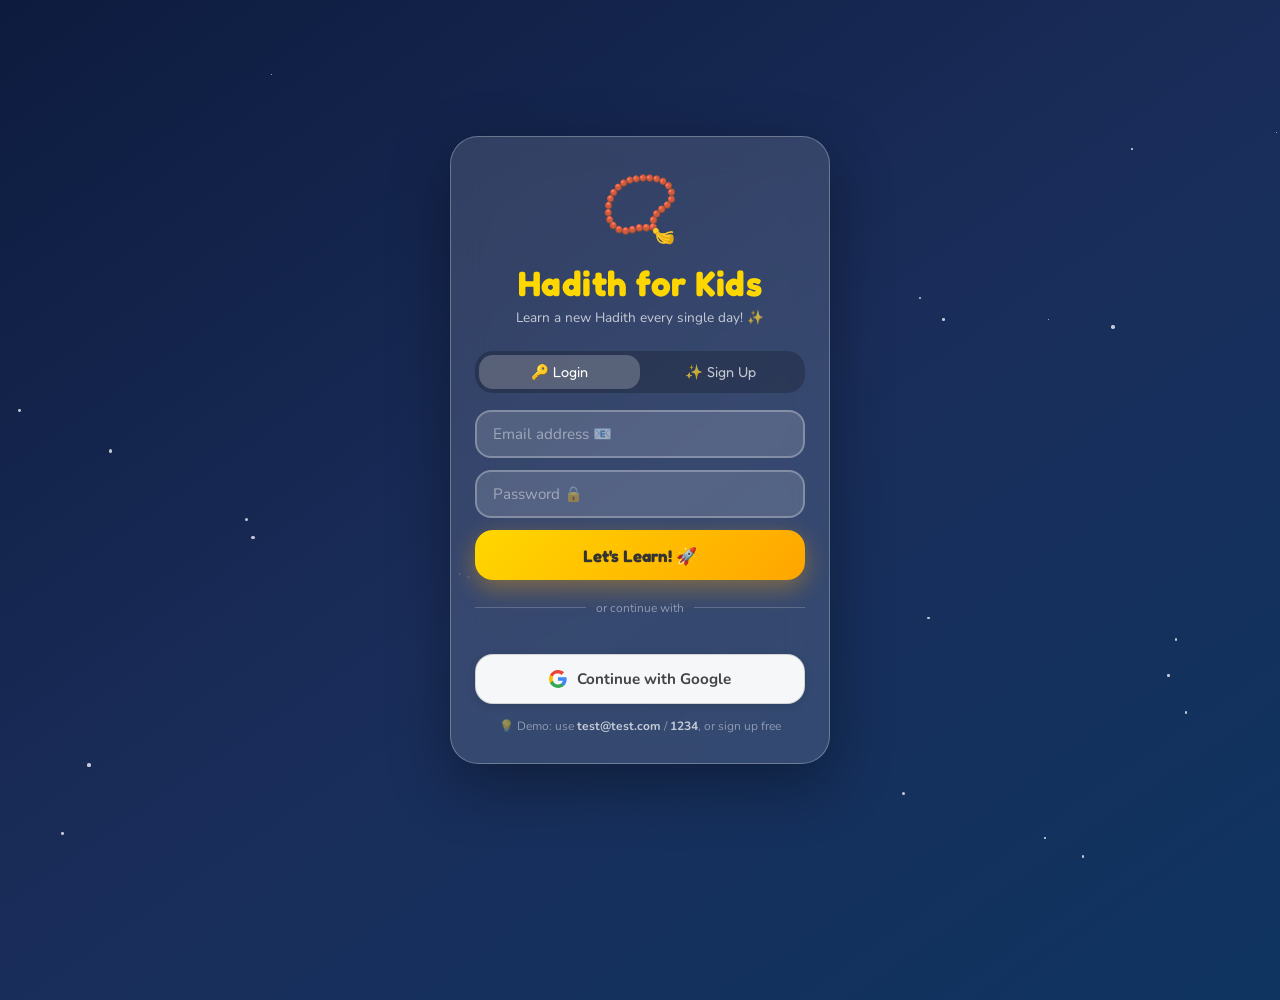
<file: index.html>
<!DOCTYPE html>
<html lang="en">
<head>
  <link rel="manifest" href="manifest.json">
  <meta name="theme-color" content="#0d1b3e">
  <meta charset="UTF-8" />
  <meta name="viewport" content="width=device-width, initial-scale=1.0" />
  <meta name="description" content="Hadith for Kids – Learn a new authentic Hadith every single day with quizzes, streaks, and badges!" />
  <title>Hadith for Kids</title>

  <!-- Google Fonts -->
  <link rel="preconnect" href="https://fonts.googleapis.com" />
  <link href="https://fonts.googleapis.com/css2?family=Fredoka+One&family=Nunito:wght@400;600;700;800&family=Amiri:wght@400;700&display=swap" rel="stylesheet" />

  <!-- Google Sign-In (GSI) -->
  <script src="https://accounts.google.com/gsi/client" async defer></script>

  <!-- App Styles -->
  <link rel="stylesheet" href="css/style.css" />

  <link rel="icon" href="data:image/svg+xml,<svg xmlns='http://www.w3.org/2000/svg' viewBox='0 0 100 100'><text y='.9em' font-size='90'>📿</text></svg>" />

</head>
<body>

  <!-- Stars background -->
  <div id="stars-bg" aria-hidden="true"></div>

  <!-- App wrapper -->
  <div id="app">

    <!-- ===== AUTH SCREEN ===== -->
    <section id="auth-screen" class="screen active">
      <div class="auth-card card-glass slide-up">
        <div class="auth-hero">
          <div class="auth-mascot">📿</div>
          <h1 class="auth-title">Hadith for Kids</h1>
          <p class="auth-sub">Learn a new Hadith every single day! ✨</p>
        </div>

        <!-- Tab toggle -->
        <div class="tab-toggle">
          <button class="tab-btn active" data-tab="login" onclick="switchTab('login')">🔑 Login</button>
          <button class="tab-btn" data-tab="signup" onclick="switchTab('signup')">✨ Sign Up</button>
        </div>

        <!-- Login form -->
        <div id="tab-login" class="tab-content active">
          <div class="form-group">
            <input type="email" id="login-email" class="input-field" placeholder="Email address 📧" autocomplete="email" />
          </div>
          <div class="form-group">
            <input type="password" id="login-password" class="input-field" placeholder="Password 🔒" autocomplete="current-password" />
          </div>
          <div id="login-error" class="error-msg hidden"></div>
          <button class="btn-primary" onclick="handleLogin()">Let's Learn! 🚀</button>
        </div>

        <!-- Sign up form -->
        <div id="tab-signup" class="tab-content hidden">
          <div class="form-group">
            <input type="text" id="signup-name" class="input-field" placeholder="Your name 😊" autocomplete="name" />
          </div>
          <div class="form-group">
            <input type="email" id="signup-email" class="input-field" placeholder="Email address 📧" autocomplete="email" />
          </div>
          <div class="form-group">
            <input type="password" id="signup-password" class="input-field" placeholder="Password 🔒" autocomplete="new-password" />
          </div>
          <div id="signup-error" class="error-msg hidden"></div>
          <button class="btn-primary" onclick="handleSignup()">Join the Journey! 🌟</button>
        </div>

        <!-- Google Sign-In -->
        <div class="divider"><span>or continue with</span></div>
        <div id="google-btn-container">
          <!-- Google One-Tap / button rendered here by GSI -->
          <div id="g_id_onload"
            data-client_id="394520757016-uearmb25qd6ofsj2ohbb96k57uudibam.apps.googleusercontent.com"
            data-context="signin"
            data-ux_mode="popup"
            data-callback="handleGoogleCredential"
            data-auto_prompt="false"
            data-itp_support="true">
          </div>
          <div id="google-btn-container"></div>
          <!-- Fallback button — hidden automatically once GSI renders its iframe -->
          <button class="btn-google" id="google-fallback-btn" onclick="handleGoogleFallback()">
            <svg width="18" height="18" viewBox="0 0 18 18" fill="none" xmlns="http://www.w3.org/2000/svg" aria-hidden="true">
              <path d="M17.64 9.2c0-.637-.057-1.251-.164-1.84H9v3.481h4.844c-.209 1.125-.843 2.078-1.796 2.717v2.258h2.908C16.658 14.196 17.64 11.9 17.64 9.2z" fill="#4285F4"/>
              <path d="M9 18c2.43 0 4.467-.806 5.956-2.18l-2.909-2.259c-.806.54-1.837.86-3.047.86-2.344 0-4.328-1.584-5.036-3.711H.957v2.332C2.438 15.983 5.482 18 9 18z" fill="#34A853"/>
              <path d="M3.964 10.71A5.41 5.41 0 0 1 3.682 9c0-.593.102-1.17.282-1.71V4.958H.957A8.996 8.996 0 0 0 0 9c0 1.452.348 2.827.957 4.042l3.007-2.332z" fill="#FBBC05"/>
              <path d="M9 3.58c1.321 0 2.508.454 3.44 1.345l2.582-2.58C13.463.891 11.426 0 9 0 5.482 0 2.438 2.017.957 4.958L3.964 6.29C4.672 4.163 6.656 3.58 9 3.58z" fill="#EA4335"/>
            </svg>
            Continue with Google
          </button>
        </div>

        <p class="demo-note">💡 Demo: use <strong>test@test.com</strong> / <strong>1234</strong>, or sign up free</p>
      </div>
    </section>

    <!-- ===== MAIN APP ===== -->
    <section id="main-screen" class="screen hidden">

      <!-- Header -->
      <header class="app-header">
        <div class="header-left">
          <span class="app-logo">📿</span>
          <div>
            <div class="app-name">Hadith Kids</div>
            <div id="header-date" class="header-date"></div>
          </div>
        </div>
        <div class="header-right">
          <div id="streak-pill" class="streak-pill hidden">🔥 <span id="streak-count">0</span></div>
          <div class="avatar" id="header-avatar" title="Profile"></div>
          <button class="btn-logout" onclick="handleLogout()" title="Logout">↩</button>
        </div>
      </header>

      <!-- Streak banner -->
      <div id="streak-banner" class="streak-banner hidden slide-up"></div>

      <!-- Content area -->
      <main id="content-area">

        <!-- ── HADITH VIEW ── -->
        <div id="view-hadith" class="view active">

          <!-- Hadith card -->
          <div id="hadith-card" class="card-glass hadith-card slide-up">
            <div class="hadith-badge-row">
              <span class="today-badge">📅 Today's Hadith</span>
              <span id="hadith-source-label" class="source-label"></span>
            </div>
            <div id="loading-state" class="loading-state">
              <div class="loader"></div>
              <p>Fetching today's Hadith…</p>
            </div>
            <div id="hadith-content" class="hidden">
              <div id="hadith-emoji" class="hadith-emoji"></div>
              <div id="hadith-arabic" class="hadith-arabic"></div>
              <div id="hadith-text" class="hadith-text hadith-text-preview"></div>
              <button class="btn-read-full" id="btn-read-full" onclick="openHadithModal()">📖 Read Full Hadith</button>
              <div id="hadith-explanation" class="hadith-explanation"></div>
            </div>
            <div id="quiz-result-banner" class="quiz-result hidden"></div>
            <div id="quiz-area" class="hidden"></div>
            <div class="action-row">
              <button class="btn-action" id="btn-listen" onclick="speakHadith()">🔊 Listen</button>
              <button class="btn-action btn-quiz" id="btn-quiz" onclick="showQuiz()">🧠 Quiz</button>
              <button class="btn-action btn-learned" id="btn-learned" onclick="markLearned()">📌 Mark Learned</button>
            </div>
          </div>

          <!-- More hadiths strip -->
          <div class="section-title">📚 Recent Hadiths</div>
          <div id="recent-hadiths" class="recent-list"></div>
        </div>

        <!-- ── DASHBOARD VIEW ── -->
        <div id="view-dashboard" class="view hidden">
          <div class="card-glass slide-up" style="margin-bottom:1.2rem">
            <div class="dash-profile">
              <div class="avatar avatar-lg" id="dash-avatar"></div>
              <div>
                <div id="dash-greeting" class="dash-name"></div>
                <div class="dash-sub">Keep up the amazing work! 🌟</div>
              </div>
            </div>
            <div class="stats-grid">
              <div class="stat-card">
                <div class="stat-val" id="stat-streak">0 🔥</div>
                <div class="stat-label">Day Streak</div>
              </div>
              <div class="stat-card">
                <div class="stat-val" id="stat-learned">0 📖</div>
                <div class="stat-label">Total Learned</div>
              </div>
              <div class="stat-card">
                <div class="stat-val" id="stat-badges">0 🏅</div>
                <div class="stat-label">Badges</div>
              </div>
            </div>
            <div id="next-badge-area"></div>
          </div>

          <div class="section-title">🏅 Your Badges</div>
          <div id="badges-grid" class="badges-grid"></div>

          <button class="btn-primary" style="margin-top:1rem" onclick="switchView('hadith')">
            📖 Learn Today's Hadith!
          </button>
        </div>

      </main>

      <!-- Bottom nav -->
      <nav class="bottom-nav">
        <button class="nav-btn active" data-view="hadith" onclick="switchView('hadith')">
          <span class="nav-icon">📖</span>
          <span class="nav-label">Today</span>
          <div class="nav-dot"></div>
        </button>
        <button class="nav-btn" data-view="dashboard" onclick="switchView('dashboard')">
          <span class="nav-icon">🏅</span>
          <span class="nav-label">Progress</span>
          <div class="nav-dot"></div>
        </button>
      </nav>
    </section>

  </div><!-- /#app -->

  <!-- ===== FULL HADITH MODAL ===== -->
  <div id="hadith-modal-overlay" class="modal-overlay hidden" onclick="closeHadithModal(event)">
    <div class="modal-box card-glass" role="dialog" aria-modal="true" aria-labelledby="modal-title">
      <div class="modal-header">
        <span id="modal-source" class="modal-source-label"></span>
        <button class="modal-close-btn" onclick="closeHadithModal()" aria-label="Close">✕</button>
      </div>
      <div class="modal-body">
        <div id="modal-emoji" class="hadith-emoji" style="font-size:2.5rem;margin-bottom:.5rem"></div>
        <div id="modal-arabic" class="hadith-arabic modal-arabic"></div>
        <div id="modal-text" class="modal-full-text"></div>
        <div id="modal-explanation" class="hadith-explanation" style="margin-top:.9rem"></div>
      </div>
    </div>
  </div>

  <!-- App JS modules -->
  <script src="data.js"></script>
  <script src="auth.js"></script>
  <script src="hadith.js"></script>
  <script src="app.js"></script>
  
  <!-- Hide fallback Google button the moment GSI injects its iframe -->
  <script>
    (function () {
      const fallback = document.getElementById('google-fallback-btn');
      const container = document.getElementById('google-btn-container');

      // Watch for GSI injecting its iframe into the container
      const observer = new MutationObserver(() => {
        if (container.querySelector('iframe')) {
          fallback.style.display = 'none';
          observer.disconnect();
        }
      });
      observer.observe(container, { childList: true, subtree: true });

      // Hard fallback: if GSI never fires within 3s, give up watching
      setTimeout(() => observer.disconnect(), 3000);
    })();
  </script>

</body>
</html>
</file>
<file: css/style.css>
/* ============================================================
   HADITH FOR KIDS — style.css
   Night-sky theme · glassmorphism · kid-friendly
   ============================================================ */

@import url('https://fonts.googleapis.com/css2?family=Fredoka+One&family=Nunito:wght@400;600;700;800&family=Amiri:wght@400;700&display=swap');

/* ---------- Reset & Root ---------- */
*, *::before, *::after { box-sizing: border-box; margin: 0; padding: 0; }

:root {
  --sky-1: #0d1b3e;
  --sky-2: #1a2d5a;
  --sky-3: #0f3460;
  --gold:  #FFD700;
  --gold2: #FFA500;
  --white: #ffffff;
  --glass-bg: rgba(255,255,255,0.13);
  --glass-border: rgba(255,255,255,0.28);
  --text-main: #ffffff;
  --text-muted: rgba(255,255,255,0.72);
  --text-dim:   rgba(255,255,255,0.45);
  --green: #4CAF50;
  --red:   #f44336;
  --radius-card: 26px;
  --radius-btn:  20px;
  --font-display: 'Fredoka One', cursive;
  --font-body:    'Nunito', sans-serif;
  --font-arabic:  'Amiri', serif;
}

html {
  font-size: 16px;
}

body {
  font-family: var(--font-body);
  background: linear-gradient(145deg, var(--sky-1) 0%, var(--sky-2) 50%, var(--sky-3) 100%);
  min-height: 100vh;
  min-height: 100dvh; /* respect dynamic viewport on mobile browsers */
  color: var(--text-main);
  overflow-x: hidden;
  -webkit-text-size-adjust: 100%; /* prevent iOS auto font-size boost */
  text-size-adjust: 100%;
  word-wrap: break-word;
  overflow-wrap: break-word;
}
* {
  -webkit-tap-highlight-color: transparent;
}
html, body {
  overflow-x: hidden;
}

/* ---------- Stars background ---------- */
#stars-bg {
  position: fixed; inset: 0; z-index: 0;
  pointer-events: none; overflow: hidden;
}
.star {
  position: absolute; border-radius: 50%;
  background: rgba(255,255,255,0.75);
  animation: twinkle var(--dur, 3s) var(--delay, 0s) ease-in-out infinite;
}
@keyframes twinkle {
  0%,100% { opacity:.25; transform:scale(1); }
  50%      { opacity:1;   transform:scale(1.6); }
}

/* ---------- Layout ---------- */
#app {
  position: relative; z-index: 1;
  max-width: 480px; margin: 0 auto;
  padding: 0 16px 84px;
  min-height: 100vh;
  min-height: 100dvh;
}

/* On tablet / desktop: allow slightly wider card and breathing room */
@media (min-width: 600px) {
  #app { max-width: 560px; padding: 0 24px 84px; }
}
@media (min-width: 900px) {
  #app { max-width: 640px; padding: 0 32px 100px; }
}

/* ---------- Screens ---------- */
.screen { width: 100%; }
.screen.hidden { display: none !important; }
.screen.active { display: block; }

/* ---------- Glass Card ---------- */
.card-glass {
  background: var(--glass-bg);
  backdrop-filter: blur(18px);
  -webkit-backdrop-filter: blur(18px);
  border: 1.5px solid var(--glass-border);
  border-radius: var(--radius-card);
  padding: 1.4rem 1.3rem;
}

/* ---------- Animations ---------- */
@keyframes slideUp {
  from { opacity:0; transform:translateY(28px); }
  to   { opacity:1; transform:translateY(0); }
}
@keyframes bounce {
  0%,100% { transform:translateY(0); }
  50%      { transform:translateY(-10px); }
}
@keyframes popIn {
  0%  { opacity:0; transform:scale(0.5) translateY(-16px); }
  70% { transform:scale(1.08) translateY(4px); }
  100%{ opacity:1; transform:scale(1) translateY(0); }
}
@keyframes spin {
  to { transform: rotate(360deg); }
}

.slide-up  { animation: slideUp .55s ease both; }
.pop-in    { animation: popIn  .5s  ease both; }

/* ============================================================
   AUTH SCREEN
   ============================================================ */
#auth-screen {
  display: flex;
  align-items: center;
  justify-content: center;
  min-height: 100vh;
  min-height: 100dvh;
  padding: 1.5rem 16px;
}
.auth-card {
  max-width: 380px; width: 100%;
}

/* Tablet+: wider auth card */
@media (min-width: 600px) {
  .auth-card { max-width: 440px; }
}

.auth-hero  { text-align: center; margin-bottom: 1.5rem; }
.auth-mascot {
  font-size: 64px; display: block; margin-bottom: .5rem;
  animation: bounce 2.5s ease-in-out infinite;
}
.auth-title {
  font-family: var(--font-display);
  font-size: 2rem; color: var(--gold);
}
.auth-sub { font-size: .85rem; color: var(--text-muted); margin-top: .25rem; }

/* Tab toggle */
.tab-toggle {
  display: flex;
  background: rgba(0,0,0,0.22);
  border-radius: 18px;
  padding: 4px;
  margin-bottom: 1.1rem;
}
.tab-btn {
  flex: 1; padding: .5rem;
  background: transparent; border: none;
  border-radius: 14px; cursor: pointer;
  font-family: var(--font-display); font-size: .9rem;
  color: var(--text-muted); transition: all .22s;
  touch-action: manipulation;
  -webkit-tap-highlight-color: transparent;
}
.tab-btn.active {
  background: rgba(255,255,255,0.22);
  color: var(--white);
}

/* Tab content */
.tab-content.hidden { display: none; }
.tab-content.active { display: block; }

/* Form inputs */
.form-group { margin-bottom: .75rem; }
.input-field {
  width: 100%; padding: .78rem 1rem;
  background: rgba(255,255,255,0.15);
  border: 2px solid rgba(255,255,255,0.28);
  border-radius: 18px;
  color: var(--white); font-family: var(--font-body);
  /* 16px minimum prevents iOS Safari from zooming on focus */
  font-size: max(1rem, 16px);
  outline: none; transition: border-color .2s;
  /* Remove iOS default styling */
  -webkit-appearance: none;
  appearance: none;
}
.input-field::placeholder { color: rgba(255,255,255,0.45); }
.input-field:focus { border-color: rgba(255,215,0,.7); }

/* Error msg */
.error-msg {
  background: rgba(244,67,54,.22);
  border: 1px solid rgba(244,67,54,.45);
  border-radius: 14px;
  padding: .5rem .85rem;
  font-size: .82rem; color: #FFCDD2;
  margin-bottom: .7rem;
}
.error-msg.hidden { display: none; }

/* Primary button */
.btn-primary {
  width: 100%; padding: .85rem;
  background: linear-gradient(135deg, var(--gold), var(--gold2));
  border: none; border-radius: var(--radius-btn);
  color: #333; font-family: var(--font-display); font-size: 1.1rem;
  cursor: pointer;
  box-shadow: 0 8px 24px rgba(255,165,0,.38);
  transition: transform .18s, box-shadow .18s;
  touch-action: manipulation;
  -webkit-tap-highlight-color: transparent;
}
.btn-primary:hover  { transform: translateY(-2px); box-shadow: 0 12px 28px rgba(255,165,0,.5); }
.btn-primary:active { transform: scale(.97); }

/* Divider */
.divider {
  display: flex; align-items: center;
  gap: .6rem; margin: 1rem 0;
  color: var(--text-dim); font-size: .78rem;
}
.divider::before, .divider::after {
  content: ''; flex: 1;
  height: 1px; background: rgba(255,255,255,.2);
}

/* Google button (fallback) */
.btn-google {
  width: 100% !important; min-width: 100% !important; padding: .72rem 1rem;
  background: rgba(255,255,255,.96);
  border: 1.5px solid rgba(0,0,0,.15);
  border-radius: 50px;
  color: #444; font-family: var(--font-body); font-size: .9rem; font-weight: 700;
  display: flex; align-items: center; justify-content: center; gap: 10px;
  cursor: pointer; transition: background .18s, box-shadow .18s;
  box-shadow: 0 2px 8px rgba(0,0,0,.12);
}
.btn-google:hover { background: #f5f5f5; box-shadow: 0 4px 14px rgba(0,0,0,.18); }

/* GIS rendered button wrapper alignment */
#google-btn-container { display: flex; flex-direction: column; align-items: stretch; gap: .5rem; }
.g_id_signin, .g_id_signin iframe, .g_id_signin > div { width: 100% !important; max-width: 100% !important; }

.demo-note {
  margin-top: .9rem; text-align: center;
  font-size: .75rem; color: var(--text-dim);
}
.demo-note strong { color: var(--text-muted); }

/* ============================================================
   MAIN APP — HEADER
   ============================================================ */
.app-header {
  display: flex; align-items: center;
  justify-content: space-between;
  padding: 1.1rem 0 .9rem;
}
.header-left { display: flex; align-items: center; gap: 10px; }
.app-logo   { font-size: 1.6rem; }
.app-name   { font-family: var(--font-display); font-size: 1.2rem; color: var(--gold); line-height: 1; }
.header-date{ font-size: .72rem; color: var(--text-muted); }

.header-right { display: flex; align-items: center; gap: 8px; }

.streak-pill {
  background: rgba(255,80,0,.28);
  border: 2px solid rgba(255,150,0,.5);
  border-radius: 20px; padding: .22rem .7rem;
  font-family: var(--font-display); font-size: .85rem; color: var(--gold);
}
.streak-pill.hidden { display: none; }

/* Avatar */
.avatar {
  width: 38px; height: 38px; border-radius: 50%;
  display: flex; align-items: center; justify-content: center;
  font-size: .95rem; font-weight: 800; color: #fff;
  border: 2.5px solid rgba(255,255,255,.6);
  box-shadow: 0 3px 10px rgba(0,0,0,.2);
  flex-shrink: 0; cursor: default;
  font-family: var(--font-body);
}
.avatar-lg { width: 58px; height: 58px; font-size: 1.4rem; }

/* Logout */
.btn-logout {
  background: rgba(255,255,255,.1);
  border: 1px solid rgba(255,255,255,.22);
  border-radius: 14px; padding: .25rem .65rem;
  color: rgba(255,255,255,.65); font-size: 1rem; cursor: pointer;
  transition: background .18s;
}
.btn-logout:hover { background: rgba(255,255,255,.2); }

/* Streak banner */
.streak-banner {
  background: linear-gradient(135deg, rgba(255,80,0,.36), rgba(255,200,0,.24));
  border: 2px solid rgba(255,200,0,.45);
  border-radius: 22px; padding: .75rem 1.1rem;
  margin-bottom: 1rem; text-align: center;
  font-family: var(--font-display); font-size: 1rem; color: var(--gold);
}
.streak-banner.hidden { display: none; }

/* ============================================================
   HADITH CARD
   ============================================================ */
.hadith-card { margin-bottom: 1.2rem; }

.hadith-badge-row {
  display: flex; justify-content: space-between;
  align-items: center; margin-bottom: 1rem;
}
.today-badge {
  background: rgba(255,255,255,.22);
  border-radius: 20px; padding: .28rem .75rem;
  font-size: .75rem; color: #fff; font-weight: 700;
}
.source-label { font-size: .7rem; color: var(--text-dim); font-style: italic; }

/* Loading */
.loading-state {
  text-align: center; padding: 2rem 1rem;
  display: flex; flex-direction: column; align-items: center; gap: 1rem;
  color: var(--text-muted); font-size: .9rem;
}
.loader {
  width: 36px; height: 36px;
  border: 3.5px solid rgba(255,255,255,.2);
  border-top-color: var(--gold);
  border-radius: 50%;
  animation: spin .9s linear infinite;
}

/* Hadith content */
.hadith-emoji {
  font-size: 60px; text-align: center; margin-bottom: .6rem;
  animation: bounce 2.5s ease-in-out infinite;
}
.hadith-arabic {
  font-family: var(--font-arabic);
  font-size: 1.35rem; direction: rtl;
  text-align: center; line-height: 2;
  background: rgba(0,0,0,.14);
  border-radius: 16px; padding: .75rem 1rem;
  margin-bottom: .9rem; color: #fff; letter-spacing: .5px;
}
.hadith-text {
  font-family: var(--font-display);
  font-size: 1.15rem; color: var(--gold);
  text-align: center; line-height: 1.45;
  margin-bottom: .75rem;
}
.hadith-explanation {
  font-size: .88rem; color: rgba(255,255,255,.88);
  line-height: 1.65;
  background: rgba(0,0,0,.1);
  border-radius: 16px; padding: .75rem 1rem;
  margin-bottom: .5rem;
}

/* Quiz result */
.quiz-result {
  border-radius: 16px; padding: .7rem 1rem;
  text-align: center; margin-bottom: .9rem;
  font-family: var(--font-display); font-size: 1rem;
}
.quiz-result.correct {
  background: rgba(76,175,80,.3);
  border: 2px solid var(--green);
  color: #b9f6ca;
}
.quiz-result.wrong {
  background: rgba(244,67,54,.25);
  border: 2px solid var(--red);
  color: #ffcdd2;
}
.quiz-result.hidden { display: none; }

/* Quiz area */
#quiz-area { margin-bottom: .9rem; }
.quiz-question {
  font-family: var(--font-display);
  font-size: 1rem; color: #fff; margin-bottom: .9rem;
}
.quiz-options { display: flex; flex-direction: column; gap: 9px; }
.quiz-option {
  background: rgba(255,255,255,.17);
  border: 2px solid rgba(255,255,255,.28);
  border-radius: 15px; padding: .6rem .95rem;
  color: #fff; font-family: var(--font-body); font-size: .88rem;
  text-align: left; cursor: pointer; transition: all .18s;
}
.quiz-option:hover  { background: rgba(255,255,255,.28); }
.quiz-option.selected{ border-color: var(--gold); background: rgba(255,215,0,.2); }
.quiz-option.correct { border-color: var(--green); background: rgba(76,175,80,.3); }
.quiz-option.wrong   { border-color: var(--red);   background: rgba(244,67,54,.25); }
.quiz-submit {
  margin-top: .85rem; width: 100%;
  background: rgba(255,215,0,.22);
  border: 2px solid rgba(255,215,0,.5);
  border-radius: 18px; padding: .65rem;
  color: var(--gold); font-family: var(--font-display); font-size: .95rem;
  cursor: pointer; transition: all .2s;
}
.quiz-submit:disabled { opacity: .45; cursor: default; }
.quiz-submit:not(:disabled):hover { background: rgba(255,215,0,.35); }

/* Action row */
.action-row {
  display: flex; gap: 9px; flex-wrap: wrap;
  margin-top: .6rem;
}
.btn-action {
  flex: 1; min-width: 100px;
  background: rgba(255,255,255,.18);
  border: 2px solid rgba(255,255,255,.35);
  border-radius: 18px; padding: .58rem .5rem;
  color: #fff; font-family: var(--font-display); font-size: .88rem;
  cursor: pointer; transition: all .2s;
  touch-action: manipulation;
  -webkit-tap-highlight-color: transparent;
}
.btn-action:hover { background: rgba(255,255,255,.3); }
.btn-quiz { border-color: rgba(255,215,0,.55); color: var(--gold); }
.btn-learned { }
.btn-learned.done {
  background: rgba(76,175,80,.35);
  border-color: var(--green); color: #b9f6ca;
  cursor: default;
}
.btn-action.speaking { background: rgba(255,255,255,.35); }

/* Recent hadiths */
.section-title {
  font-family: var(--font-display);
  font-size: 1rem; color: rgba(255,255,255,.72);
  margin-bottom: .7rem;
}
.recent-list { display: flex; flex-direction: column; gap: 10px; margin-bottom: 1rem; }
.recent-item {
  background: rgba(255,255,255,.1);
  border: 1px solid rgba(255,255,255,.18);
  border-radius: 18px; padding: .75rem 1rem;
  display: flex; align-items: center; gap: 12px;
}
.recent-emoji { font-size: 1.6rem; flex-shrink: 0; }
.recent-text  { font-family: var(--font-display); font-size: .85rem; color: var(--gold); line-height: 1.3; }
.recent-src   { font-size: .7rem; color: var(--text-dim); margin-top: 2px; }

/* ============================================================
   DASHBOARD
   ============================================================ */
.dash-profile {
  display: flex; align-items: center; gap: 14px;
  margin-bottom: 1.1rem;
}
.dash-name { font-family: var(--font-display); font-size: 1.25rem; color: #fff; }
.dash-sub  { font-size: .8rem; color: var(--text-muted); }

.stats-grid {
  display: grid; grid-template-columns: repeat(3,1fr);
  gap: 10px; margin-bottom: 1.1rem;
}
.stat-card {
  background: rgba(0,0,0,.18);
  border-radius: 18px; padding: .75rem .5rem;
  text-align: center;
}
.stat-val   { font-family: var(--font-display); font-size: 1.25rem; color: var(--gold); }
.stat-label { font-size: .68rem; color: var(--text-muted); margin-top: 2px; }

/* Next badge progress */
#next-badge-area { }
.next-badge-label {
  font-size: .78rem; color: var(--text-muted);
  margin-bottom: 5px;
}
.progress-bar-wrap {
  background: rgba(255,255,255,.2);
  border-radius: 20px; height: 11px; overflow: hidden;
}
.progress-bar-fill {
  height: 100%; border-radius: 20px;
  transition: width 1s cubic-bezier(.4,0,.2,1);
  position: relative;
}
.progress-knob {
  position: absolute; right: 0; top: 50%;
  transform: translate(50%,-50%);
  width: 15px; height: 15px; border-radius: 50%;
  background: #fff; border: 3px solid currentColor;
  box-shadow: 0 2px 6px rgba(0,0,0,.2);
}

/* Badges grid */
.badges-grid {
  display: grid; grid-template-columns: 1fr 1fr;
  gap: 11px; margin-bottom: .5rem;
}
.badge-card {
  border-radius: 20px; padding: .9rem .75rem;
  text-align: center; transition: all .3s;
}
.badge-card.earned {
  border-width: 2px; border-style: solid;
  transform: scale(1.02);
}
.badge-card.locked {
  background: rgba(255,255,255,.08);
  border: 2px dashed rgba(255,255,255,.25);
  opacity: .75;
}
.badge-emoji { font-size: 2.2rem; margin-bottom: 6px; }
.badge-card.locked .badge-emoji { filter: grayscale(1) opacity(.4); }
.badge-name {
  font-family: var(--font-display); font-size: .85rem;
  margin-bottom: 3px;
}
.badge-desc { font-size: .7rem; color: var(--text-muted); margin-bottom: 7px; }
.badge-earned-label { font-size: .75rem; font-weight: 700; }

/* ============================================================
   BOTTOM NAV
   ============================================================ */
.bottom-nav {
  position: fixed; bottom: 0; left: 0; right: 0;
  background: rgba(10,14,40,.94);
  backdrop-filter: blur(18px);
  -webkit-backdrop-filter: blur(18px);
  border-top: 1px solid rgba(255,255,255,.1);
  display: flex; z-index: 100;
  /* iPhone notch / home-bar safe area */
  padding-bottom: env(safe-area-inset-bottom, 0px);
}
.nav-btn {
  flex: 1; padding: .7rem .5rem .55rem;
  background: transparent; border: none; cursor: pointer;
  display: flex; flex-direction: column; align-items: center; gap: 3px;
  opacity: .5; transition: opacity .2s;
  /* ensure large enough tap target */
  min-height: 56px;
  touch-action: manipulation;
  -webkit-tap-highlight-color: transparent;
}
.nav-btn.active { opacity: 1; }
.nav-icon  { font-size: 1.3rem; }
.nav-label { font-family: var(--font-display); font-size: .7rem; color: var(--gold); }
.nav-dot {
  width: 18px; height: 3px; border-radius: 2px;
  background: transparent; margin-top: 2px;
  transition: background .2s;
}
.nav-btn.active .nav-dot { background: var(--gold); }

/* Account for safe area in app bottom padding */
@supports (padding-bottom: env(safe-area-inset-bottom)) {
  #app { padding-bottom: calc(84px + env(safe-area-inset-bottom)); }
}

/* ============================================================
   VIEWS
   ============================================================ */
.view { display: none; }
.view.active { display: block; }

/* ============================================================
   UTILITIES
   ============================================================ */
.hidden { display: none !important; }

/* Scrollbar */
::-webkit-scrollbar { width: 5px; }
::-webkit-scrollbar-track  { background: transparent; }
::-webkit-scrollbar-thumb  { background: rgba(255,255,255,.2); border-radius: 10px; }

/* ============================================================
   RESPONSIVE — SCALE UP ONLY, NOTHING SHRINKS
   ============================================================ */

/* ── Tablet (600px+) ── */
@media (min-width: 600px) {
  #app            { max-width: 580px; padding: 0 24px 90px; }
  .auth-card      { max-width: 460px; }
  .modal-box      { max-width: 500px; }
}

/* ── Tablet landscape / small desktop (768px+) ── */
@media (min-width: 768px) {
  #app            { max-width: 660px; padding: 0 32px 100px; }
  .auth-card      { max-width: 520px; }

  /* Header */
  .app-header     { padding: 1.3rem 0 1rem; }
  .app-name       { font-size: 1.35rem; }
  .app-logo       { font-size: 1.9rem; }
  .header-date    { font-size: .8rem; }
  .streak-pill    { font-size: .95rem; padding: .28rem .9rem; }
  .avatar         { width: 44px; height: 44px; }

  /* Cards */
  .card-glass     { padding: 1.8rem 1.7rem; }

  /* Hadith */
  .hadith-emoji   { font-size: 72px; }
  .hadith-arabic  { font-size: 1.5rem; }
  .hadith-text    { font-size: 1.2rem; }
  .hadith-explanation { font-size: .95rem; }

  /* Action buttons — keep all 3 in one row, never wrap */
  .action-row     { flex-wrap: nowrap; gap: 12px; }
  .btn-action     { font-size: .95rem; padding: .7rem .8rem; min-width: 0; }

  /* Quiz */
  .quiz-question  { font-size: 1.05rem; }
  .quiz-option    { font-size: .92rem; padding: .7rem 1.1rem; }

  /* Dashboard */
  .stat-val       { font-size: 1.4rem; }
  .stat-label     { font-size: .75rem; }
  .dash-name      { font-size: 1.4rem; }
  .avatar-lg      { width: 68px; height: 68px; font-size: 1.6rem; }

  /* Badges — 2 per row stays fine, just bigger cards */
  .badge-emoji    { font-size: 2.6rem; }
  .badge-name     { font-size: .92rem; }
  .badge-desc     { font-size: .76rem; }

  /* Modal */
  .modal-box      { max-width: 540px; max-height: 88vh; }
  .modal-full-text{ font-size: 1.15rem; }
  .modal-arabic   { font-size: 1.6rem !important; }

  /* Buttons */
  .btn-primary    { font-size: 1.15rem; padding: .95rem; }
  .btn-read-full  { font-size: .88rem; padding: .38rem 1.1rem; }

  /* Recent list */
  .recent-item    { padding: .9rem 1.2rem; }
  .recent-emoji   { font-size: 1.8rem; }
  .recent-text    { font-size: .92rem; }

  /* Nav */
  .nav-icon       { font-size: 1.5rem; }
  .nav-label      { font-size: .78rem; }
}

/* ── Desktop (1024px+) ── */
@media (min-width: 1024px) {
  #app            { max-width: 740px; padding: 0 40px 100px; }

  .hadith-emoji   { font-size: 80px; }
  .hadith-arabic  { font-size: 1.65rem; }
  .hadith-text    { font-size: 1.25rem; }
  .card-glass     { padding: 2rem 2rem; }

  .stat-val       { font-size: 1.55rem; }
  .badges-grid    { grid-template-columns: repeat(4, 1fr); gap: 14px; }
  .badge-emoji    { font-size: 2.8rem; }

  .modal-box      { max-width: 600px; }
  .modal-full-text{ font-size: 1.2rem; }
  .modal-arabic   { font-size: 1.75rem !important; }
}

/* ── Touch device: remove sticky hover states ── */
@media (hover: none) and (pointer: coarse) {
  .btn-primary:hover,
  .btn-action:hover,
  .quiz-option:hover,
  .btn-read-full:hover,
  .btn-google:hover,
  .btn-logout:hover,
  .modal-close-btn:hover { transform: none; box-shadow: none; }
  .btn-primary:active { transform: scale(.97); }
  .btn-action:active  { background: rgba(255,255,255,.3); }
}

/* streak-banner styles defined above near line 265 */

/* ============================================================
   READ FULL BUTTON
   ============================================================ */
.hadith-text-preview {
  display: -webkit-box;
  -webkit-line-clamp: 3;
  -webkit-box-orient: vertical;
  overflow: hidden;
}

/* Append closing quote visually after clamped text */
.hadith-text-preview::after {
  content: '"';
  font-family: var(--font-display);
  color: var(--gold);
}

.btn-read-full {
  display: inline-block;
  margin: .35rem 0 .7rem;
  padding: .3rem .9rem;
  background: rgba(255, 215, 0, .15);
  border: 1.5px solid rgba(255, 215, 0, .5);
  border-radius: 20px;
  color: var(--gold);
  font-family: var(--font-display);
  font-size: .8rem;
  cursor: pointer;
  transition: background .18s, transform .15s;
}
.btn-read-full:hover {
  background: rgba(255, 215, 0, .28);
  transform: translateY(-1px);
}

/* ============================================================
   HADITH MODAL
   ============================================================ */
.modal-overlay {
  position: fixed; inset: 0; z-index: 500;
  background: rgba(5, 10, 30, .75);
  backdrop-filter: blur(6px);
  -webkit-backdrop-filter: blur(6px);
  display: flex; align-items: center; justify-content: center;
  padding: 1rem;
  animation: fadeIn .22s ease both;
}
.modal-overlay.hidden { display: none !important; }

@keyframes fadeIn {
  from { opacity: 0; }
  to   { opacity: 1; }
}

.modal-box {
  width: 100%; max-width: 460px;
  /* Use dvh so the modal respects the actual visible viewport on mobile */
  max-height: 90dvh;
  max-height: 90vh; /* fallback */
  display: flex; flex-direction: column;
  animation: modalSlideUp .28s cubic-bezier(.34,1.3,.64,1) both;
  padding: 0;
  overflow: hidden;
}

/* On very small phones: full-screen sheet instead of centered dialog */
@media (max-height: 600px), (max-width: 360px) {
  .modal-overlay { align-items: flex-end; padding: 0; }
  .modal-box {
    max-width: 100%; width: 100%;
    max-height: 94dvh; max-height: 94vh;
    border-bottom-left-radius: 0;
    border-bottom-right-radius: 0;
  }
}

@keyframes modalSlideUp {
  from { opacity: 0; transform: translateY(40px) scale(.96); }
  to   { opacity: 1; transform: translateY(0)   scale(1); }
}

.modal-header {
  display: flex; align-items: center; justify-content: space-between;
  padding: 1rem 1.2rem .75rem;
  border-bottom: 1px solid rgba(255,255,255,.12);
  flex-shrink: 0;
}
.modal-source-label {
  font-size: .75rem; color: var(--text-dim); font-style: italic;
}
.modal-close-btn {
  width: 32px; height: 32px; border-radius: 50%;
  background: rgba(255,255,255,.12);
  border: 1px solid rgba(255,255,255,.22);
  color: rgba(255,255,255,.8); font-size: .95rem;
  cursor: pointer; display: flex; align-items: center; justify-content: center;
  transition: background .18s, transform .15s;
  flex-shrink: 0;
}
.modal-close-btn:hover { background: rgba(255,255,255,.25); transform: scale(1.1); }

.modal-body {
  overflow-y: auto; padding: 1rem 1.2rem 1.4rem;
  -webkit-overflow-scrolling: touch;
}
.modal-body::-webkit-scrollbar { width: 4px; }
.modal-body::-webkit-scrollbar-thumb { background: rgba(255,255,255,.2); border-radius: 4px; }

.modal-arabic {
  font-size: 1.45rem !important;
  margin-bottom: 1rem !important;
}

.modal-full-text {
  font-family: var(--font-display);
  font-size: 1.1rem; color: var(--gold);
  line-height: 1.6; text-align: center;
  background: rgba(0,0,0,.12);
  border-radius: 16px; padding: .9rem 1rem;
}


/* ============================================================
   🔥 MOBILE FIX (SMALL DEVICES ≤ 480px)
   ============================================================ */

@media (max-width: 480px) {

  html {
    font-size: 15px;
  }

  #app {
    padding: 0 12px 100px;
  }

  /* Header tighter */
  .app-header {
    padding: 0.8rem 0;
  }

  .app-name {
    font-size: 1rem;
  }

  /* Hadith card */
  .hadith-card {
    padding: 1rem;
  }

  .hadith-arabic {
    font-size: 1.1rem;
    line-height: 1.7;
  }

  .hadith-text {
    font-size: 1rem;
  }

  .hadith-explanation {
    font-size: 0.8rem;
  }

  /* Buttons */
  .btn-primary {
    font-size: 1rem;
    padding: 0.75rem;
  }

  .btn-action {
    font-size: 0.8rem;
    padding: 0.5rem;
    min-width: unset;
  }

  /* Action buttons stack better */
  .action-row {
    flex-direction: column;
  }

  /* Quiz options */
  .quiz-option {
    font-size: 0.8rem;
    padding: 0.5rem;
  }

  /* Auth card */
  .auth-card {
    padding: 1rem;
  }

  .auth-title {
    font-size: 1.5rem;
  }

  /* Avatar smaller */
  .avatar {
    width: 32px;
    height: 32px;
    font-size: 0.8rem;
  }

  /* Bottom nav fix */
  .bottom-nav {
    height: 60px;
  }

  .nav-btn {
    min-height: 50px;
    padding: 0.4rem;
  }
}

/* ===============================
   🔥 MODERN AUTH UI UPGRADE
   =============================== */

.auth-card {
  max-width: 380px;
  width: 100%;
  padding: 1.8rem 1.5rem;
  border-radius: 28px;
  box-shadow: 0 20px 60px rgba(0,0,0,0.35);
}

/* Title cleaner */
.auth-title {
  font-size: 2.2rem;
  letter-spacing: 0.5px;
}

/* Input fields modern */
.input-field {
  height: 48px;
  border-radius: 16px;
  font-size: 0.95rem;
}

/* Primary button (main CTA) */
.btn-primary {
  height: 50px;
  font-size: 1.05rem;
  border-radius: 18px;
  font-weight: 700;
}

/* Divider better spacing */
.divider {
  margin: 1.2rem 0;
  font-size: 0.75rem;
}

/* Google button FIXED + MODERN */
.btn-google {
  height: 50px;
  border-radius: 18px;
  font-size: 0.95rem;
}

/* Ensure Google iframe fills */
.g_id_signin,
.g_id_signin > div,
.g_id_signin iframe {
  width: 100% !important;
}

/* Better spacing */
#google-btn-container {
  display: flex;
  flex-direction: column;
  gap: 0.6rem;
}

@media (max-width: 480px) {
  .auth-card {
    padding: 1.2rem 1rem;
  }

  .auth-title {
    font-size: 1.7rem;
  }

  .btn-primary,
  .btn-google {
    height: 46px;
    font-size: 0.9rem;
  }
}

.btn-primary,
.g_id_signin > div {
  height: 50px !important;
  border-radius: 18px !important;
}
#google-btn-container {
  width: 100%;
}

.g_id_signin {
  width: 100% !important;
  display: block;
}

.g_id_signin iframe {
  min-width: 100% !important;
}
</file>
